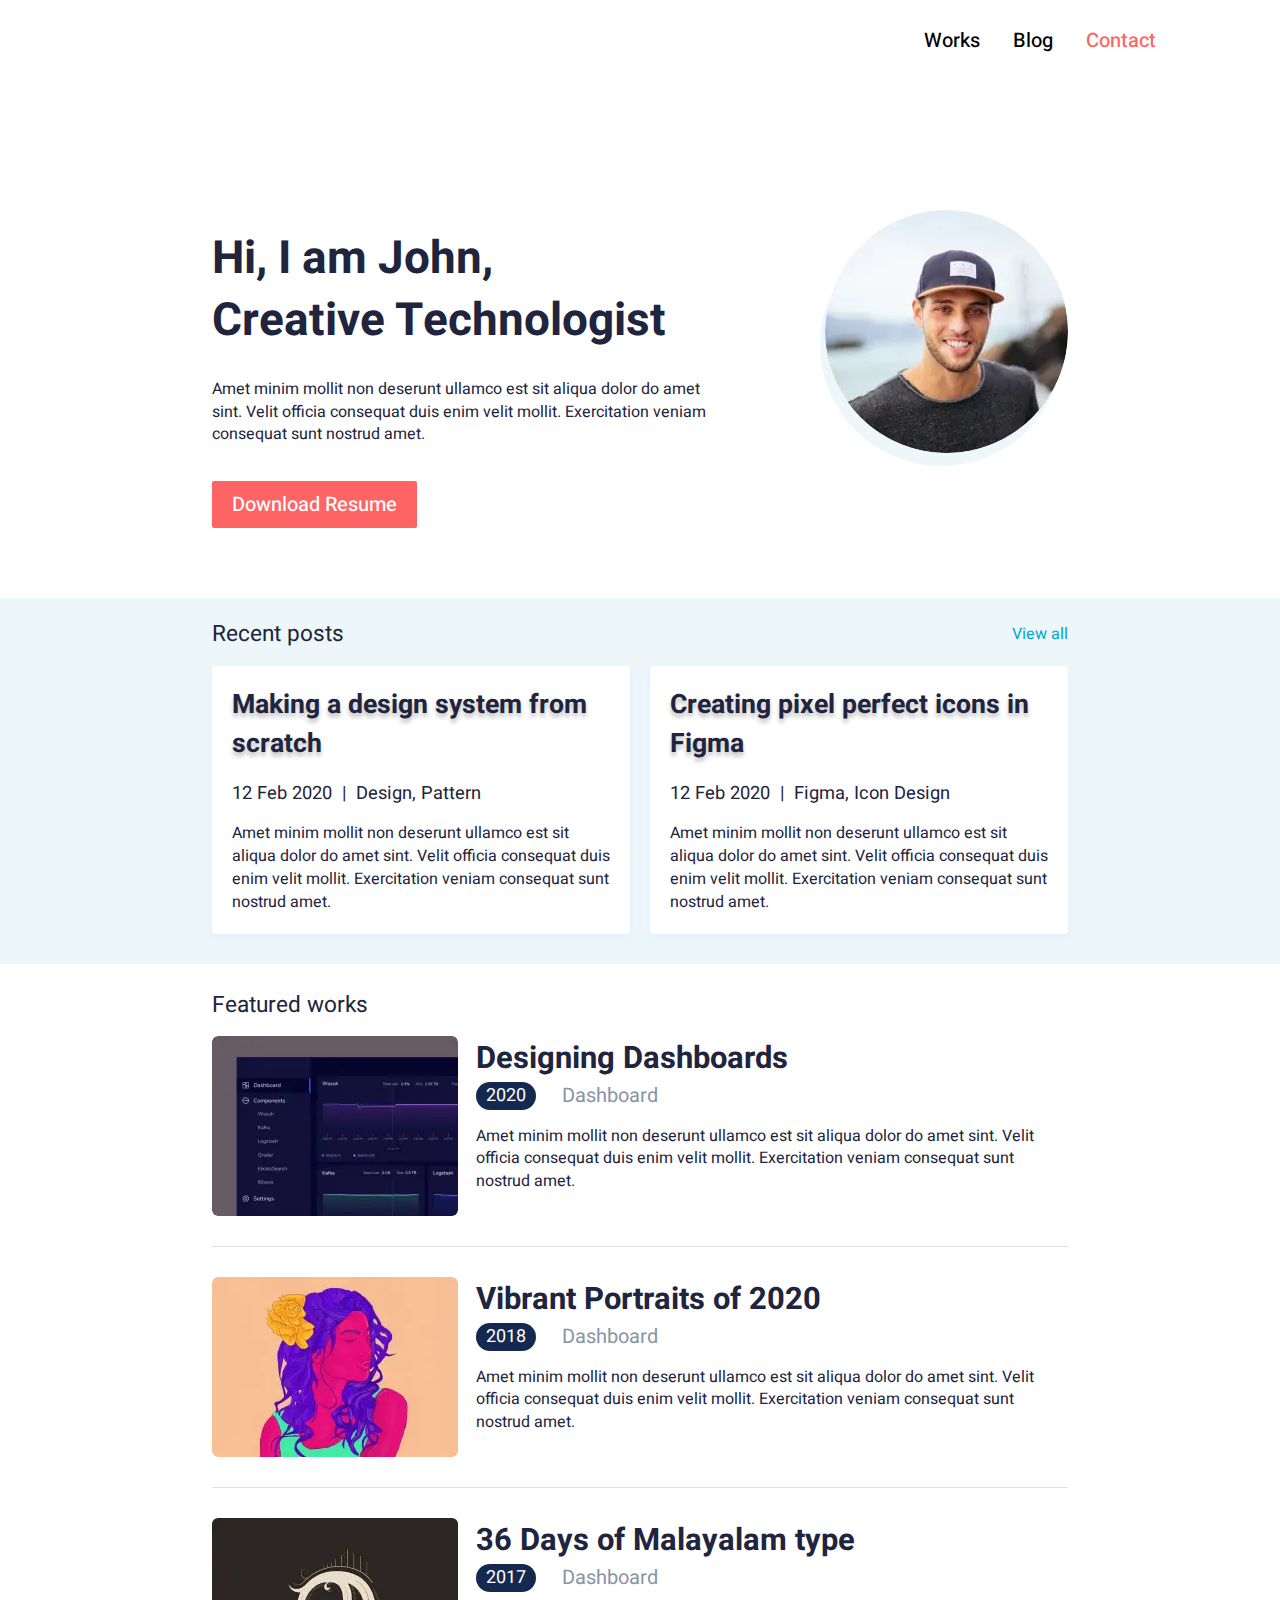
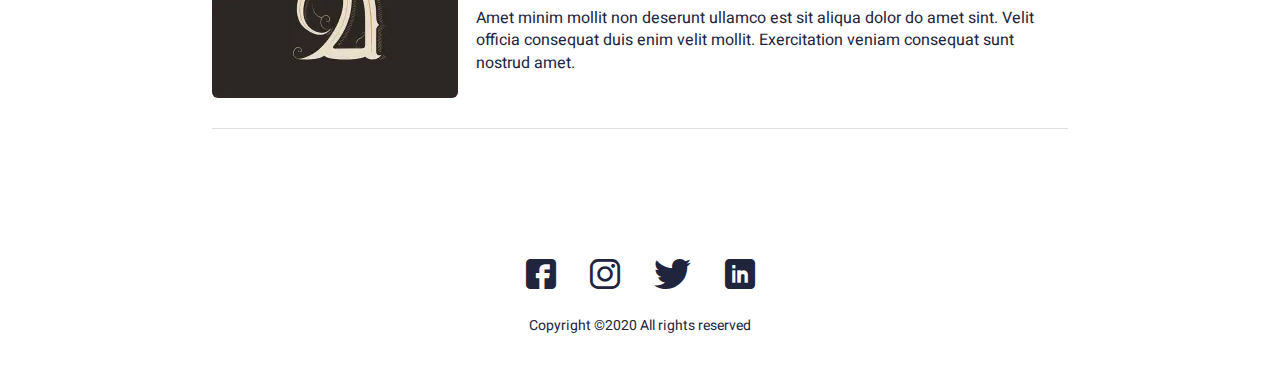
<file: index.html>
<!DOCTYPE html><html lang="ru"> <head>	<title>HomePage</title>	<meta charset="UTF-8">	<meta name="format-detection" content="telephone=no">	<link rel="stylesheet" href="css/style.min.css">	<link rel="shortcut icon" href="favicon.ico">	<!-- <meta name="robots" content="noindex, nofollow"> -->	<!-- <meta name="viewport" content="width=device-width, initial-scale=1.0, maximum-scale=1.0, user-scalable=0"> -->	<meta name="viewport" content="width=device-width, initial-scale=1.0"></head><body>	<div class="wrapper">		<header class="header">	<div class="header__content">		<div class="header__menu menu">			<div class="menu__icon icon-menu">				<span></span>				<span></span>				<span></span>			</div>			<nav class="menu__body">				<ul class="menu__list">					<li><a href="works.html" class="menu__link  ">Works</a></li>					<li><a href="blog.html" class="menu__link ">Blog</a></li>					<li><a href="index.html" class="menu__link  _active">Contact</a></li>				</ul>			</nav>		</div>	</div></header>		<main class="page">			<section class="hello">				<div class='hello__container _container'>					<div class="hello__content">						<h1 class="hello__title title">Hi, I am John,<br>							Creative Technologist</h1>						<div class="hello__text text">Amet minim mollit non deserunt ullamco est sit aliqua dolor do amet							sint.							Velit officia consequat duis enim velit							mollit. Exercitation veniam consequat sunt nostrud amet.						</div>						<a href="#" class="hello__btn">Download Resume</a>					</div>					<picture><source srcset="img/face.webp" type="image/webp"><img class="hello__avatar" src="img/face.jpg" alt="" /></picture>				</div>			</section>			<section class="recent-posts">				<div class='recent-posts__container _container'>					<div class="recent-posts__header">						<div class="recent-posts__title title-post">Recent posts</div>						<a href="" class="recent-posts__viewall">View all</a>					</div>					<div class="recent-posts__items">						<div class="recent-posts__column">							<article class="recent-posts__item recent-post">								<a href="" class="recent-post__title">Making a design system from scratch</a>								<div class="recent-post__info">12 Feb 2020<span>|</span>Design, Pattern</div>								<div class="recent-post__text text">Amet minim mollit non deserunt ullamco est sit aliqua dolor									do amet sint. Velit officia consequat duis enim velit									mollit. Exercitation veniam consequat sunt nostrud amet.</div>							</article>						</div>						<div class="recent-posts__column">							<article class="recent-posts__item recent-post">								<a href="" class="recent-post__title">Creating pixel perfect icons in Figma</a>								<div class="recent-post__info">12 Feb 2020<span>|</span>Figma, Icon Design</div>								<div class="recent-post__text text">Amet minim mollit non deserunt ullamco est sit aliqua dolor									do amet sint. Velit officia consequat duis enim velit									mollit. Exercitation veniam consequat sunt nostrud amet.</div>							</article>						</div>					</div>				</div>			</section>			<section class="featured-works">				<div class='featured-works__container _container'>					<div class="featured-works__title title-post">						Featured works					</div>					<div class="featured-works__items works">						<article class="works__item">							<a href="article.html" class="works__imge _ibg">								<picture><source srcset="img/works/img1.webp" type="image/webp"><img src="img/works/img1.jpg" alt="" /></picture>							</a>							<div class="works__body">								<a href="article.html" class="works__title">Designing Dashboards</a>								<div class="works__year"><span>2020</span>Dashboard</div>								<div class="works__text text">Amet minim mollit non deserunt ullamco est sit aliqua dolor do									amet sint. Velit officia consequat duis enim velit									mollit. Exercitation veniam consequat sunt nostrud amet.</div>							</div>						</article>						<article class="works__item">							<a href="article.html" class="works__imge _ibg">								<picture><source srcset="img/works/img2.webp" type="image/webp"><img src="img/works/img2.jpg" alt="" /></picture>							</a>							<div class="works__body">								<a href="article.html" class="works__title">Vibrant Portraits of 2020</a>								<div class="works__year"><span>2018</span>Dashboard</div>								<div class="works__text text">Amet minim mollit non deserunt ullamco est sit aliqua dolor do									amet sint. Velit officia consequat duis enim velit									mollit. Exercitation veniam consequat sunt nostrud amet.</div>							</div>						</article>						<article class="works__item">							<a href="article.html" class="works__imge _ibg">								<picture><source srcset="img/works/img3.webp" type="image/webp"><img src="img/works/img3.jpg" alt="" /></picture>							</a>							<div class="works__body">								<a href="article.html" class="works__title">36 Days of Malayalam type</a>								<div class="works__year"><span>2017</span>Dashboard</div>								<div class="works__text text">Amet minim mollit non deserunt ullamco est sit aliqua dolor do									amet sint. Velit officia consequat duis enim velit									mollit. Exercitation veniam consequat sunt nostrud amet.</div>							</div>						</article>					</div>				</div>			</section>		</main>		<footer class="footer">	<div class="footer__content _container">		<div class="footer__social social">			<a href="" class="social__item _icon-fb"></a>			<a href="" class="social__item _icon-insta"></a>			<a href="" class="social__item _icon-twitter"></a>			<a href="" class="social__item _icon-linkedin"></a>		</div>		<div class="footer__copy">Copyright ©2020 All rights reserved</div>	</div></footer>	</div>	<!-- <script src="https://code.jquery.com/jquery-3.3.1.min.js"></script> --><script src="js/vendors.min.js"></script><script src="js/app.min.js"></script></body></html>
</file>
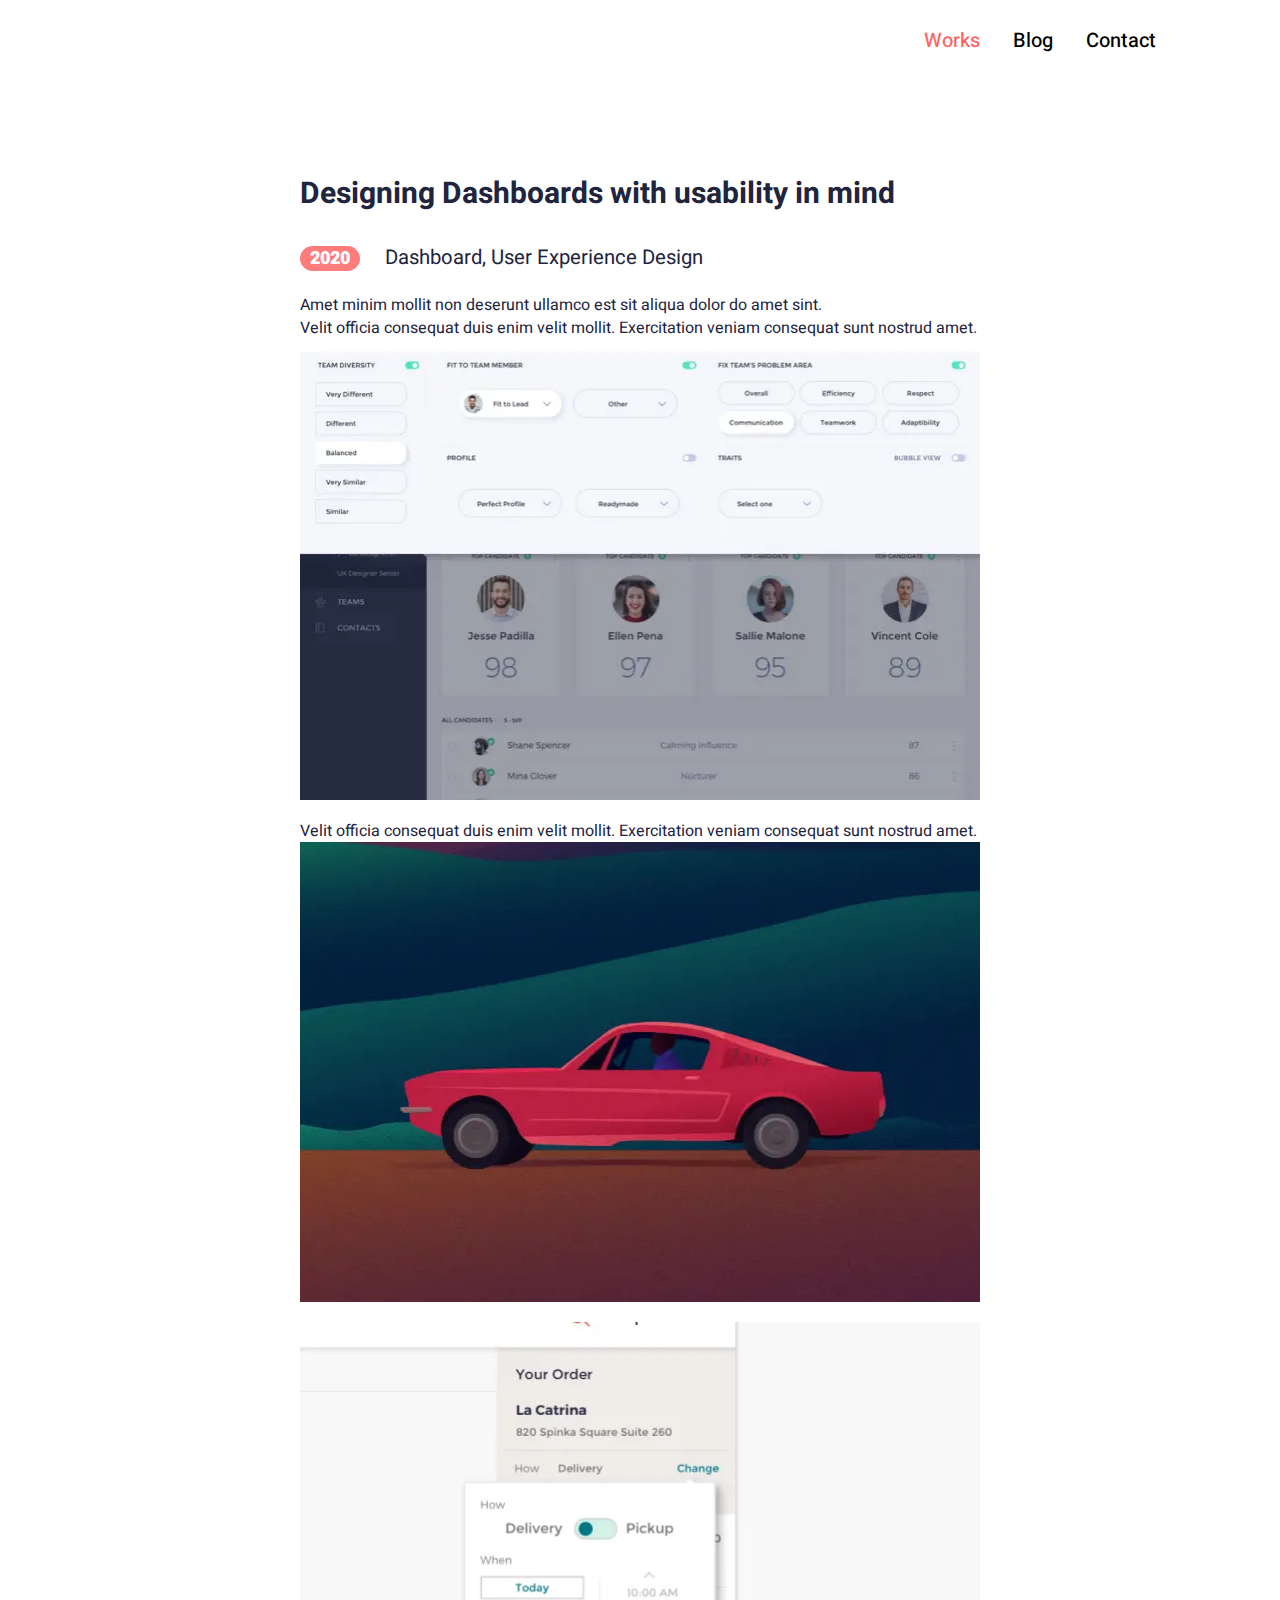
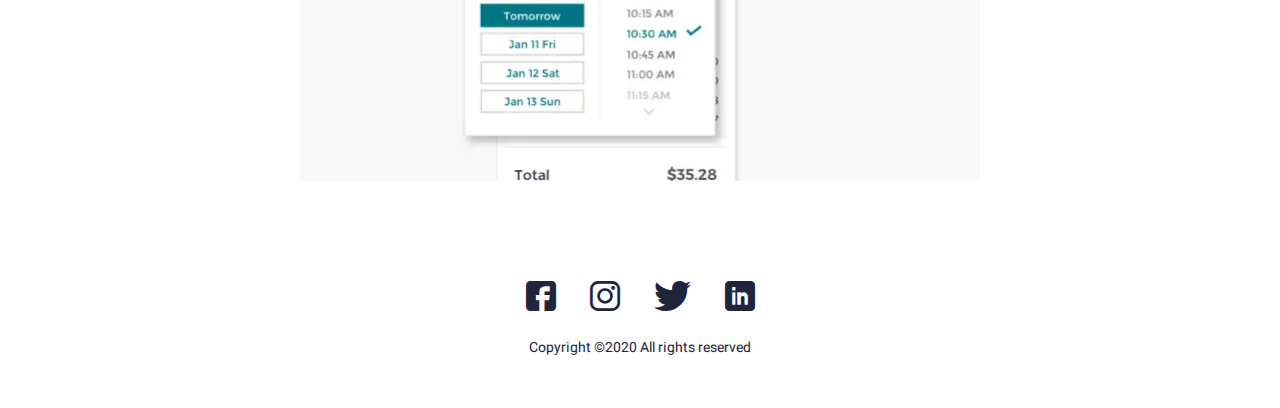
<file: article.html>
<!DOCTYPE html><html lang="ru"> <head>	<title>Article</title>	<meta charset="UTF-8">	<meta name="format-detection" content="telephone=no">	<link rel="stylesheet" href="css/style.min.css">	<link rel="shortcut icon" href="favicon.ico">	<!-- <meta name="robots" content="noindex, nofollow"> -->	<!-- <meta name="viewport" content="width=device-width, initial-scale=1.0, maximum-scale=1.0, user-scalable=0"> -->	<meta name="viewport" content="width=device-width, initial-scale=1.0"></head><body>	<div class="wrapper">		<header class="header">	<div class="header__content">		<div class="header__menu menu">			<div class="menu__icon icon-menu">				<span></span>				<span></span>				<span></span>			</div>			<nav class="menu__body">				<ul class="menu__list">					<li><a href="works.html" class="menu__link  _active">Works</a></li>					<li><a href="blog.html" class="menu__link ">Blog</a></li>					<li><a href="index.html" class="menu__link  ">Contact</a></li>				</ul>			</nav>		</div>	</div></header>		<main class="page">			<section class="article">				<h1 class="article__title">Designing Dashboards with usability in mind</h1>				<div class="article__info">					<div class="article__year">2020</div>					<div class="article__category">Dashboard, User Experience Design</div>				</div>				<div class="article__text text">Amet minim mollit non deserunt ullamco est sit aliqua dolor do amet sint.					<p>Velit officia consequat duis enim velit						mollit. Exercitation veniam consequat sunt nostrud amet.</p>					<picture><source srcset="img/article/img5.webp" type="image/webp"><img src="img/article/img5.jpg" alt="" /></picture>					<p>Velit officia consequat duis enim velit						mollit. Exercitation veniam consequat sunt nostrud amet.</p>						<picture><source srcset="img/article/img6.webp" type="image/webp"><img src="img/article/img6.jpg" alt="" /></picture>						<picture><source srcset="img/article/img7.webp" type="image/webp"><img src="img/article/img7.jpg" alt="" /></picture>				</div>			</section>		</main>		<footer class="footer">	<div class="footer__content _container">		<div class="footer__social social">			<a href="" class="social__item _icon-fb"></a>			<a href="" class="social__item _icon-insta"></a>			<a href="" class="social__item _icon-twitter"></a>			<a href="" class="social__item _icon-linkedin"></a>		</div>		<div class="footer__copy">Copyright ©2020 All rights reserved</div>	</div></footer>	</div>	<!-- <script src="https://code.jquery.com/jquery-3.3.1.min.js"></script> --><script src="js/vendors.min.js"></script><script src="js/app.min.js"></script></body></html>
</file>
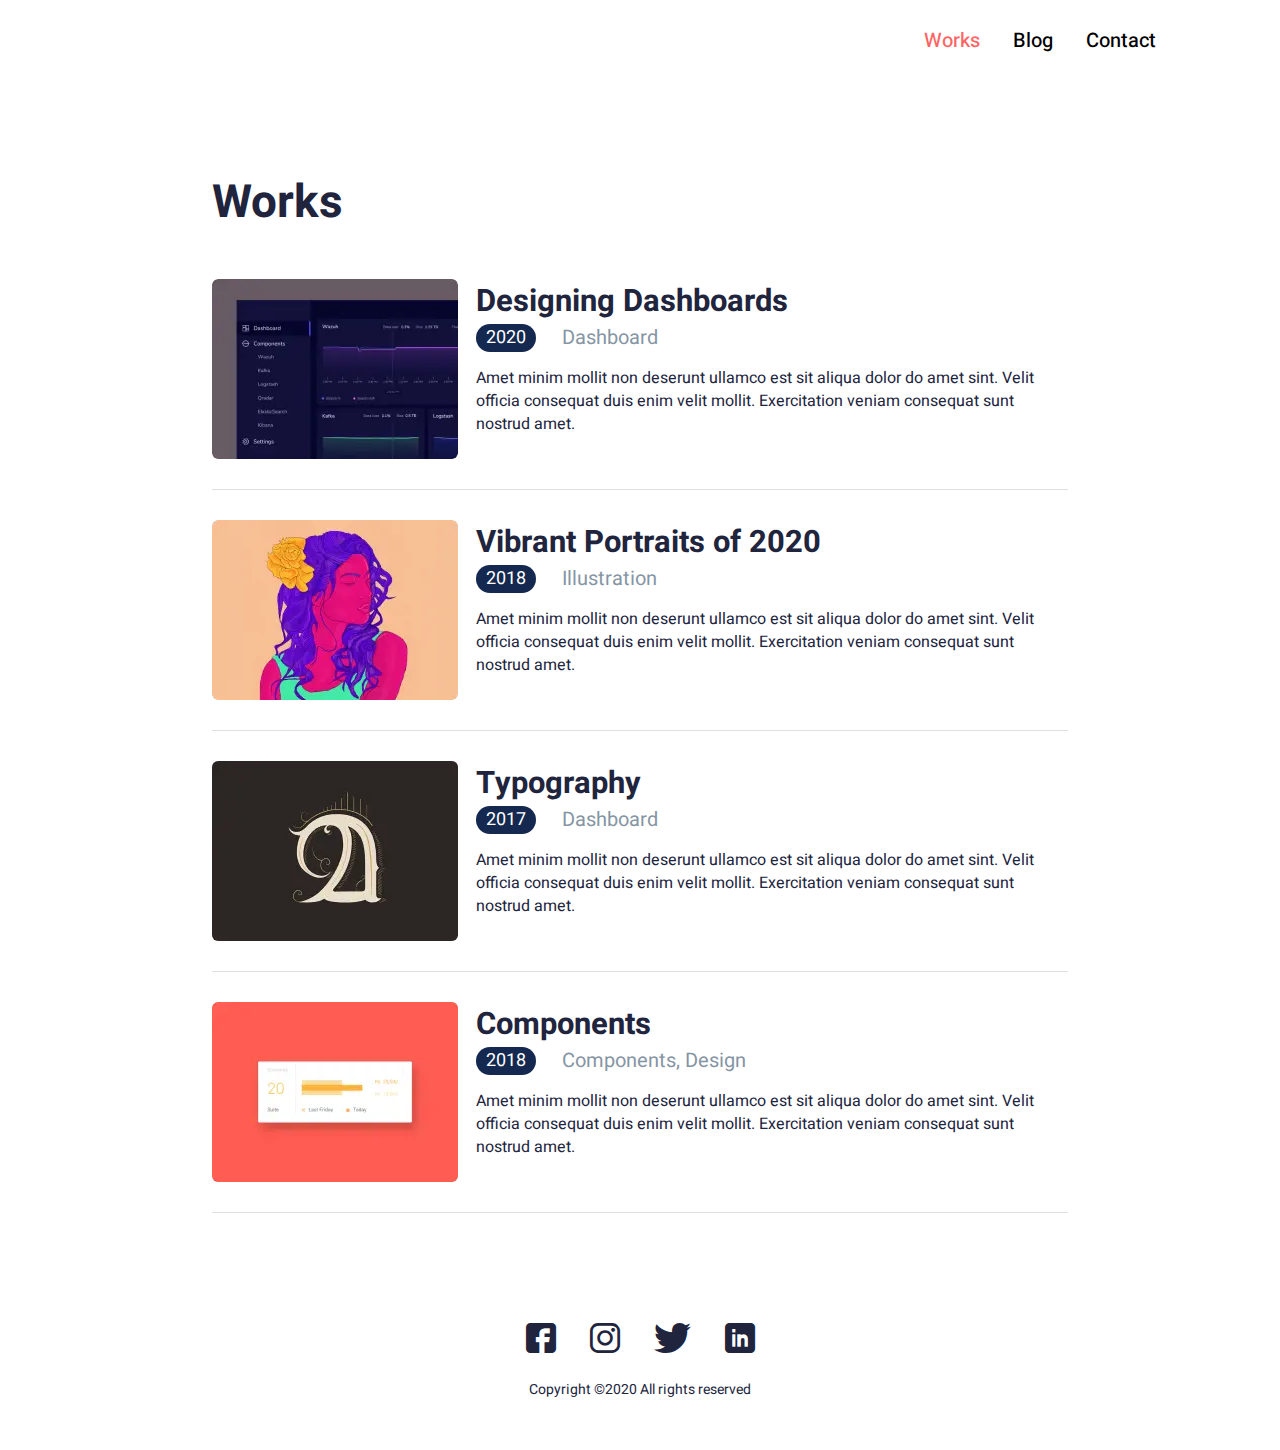
<file: works.html>
<!DOCTYPE html><html lang="ru"> <head>	<title>Works</title>	<meta charset="UTF-8">	<meta name="format-detection" content="telephone=no">	<link rel="stylesheet" href="css/style.min.css">	<link rel="shortcut icon" href="favicon.ico">	<!-- <meta name="robots" content="noindex, nofollow"> -->	<!-- <meta name="viewport" content="width=device-width, initial-scale=1.0, maximum-scale=1.0, user-scalable=0"> -->	<meta name="viewport" content="width=device-width, initial-scale=1.0"></head><body>	<div class="wrapper">		<header class="header">	<div class="header__content">		<div class="header__menu menu">			<div class="menu__icon icon-menu">				<span></span>				<span></span>				<span></span>			</div>			<nav class="menu__body">				<ul class="menu__list">					<li><a href="works.html" class="menu__link  _active">Works</a></li>					<li><a href="blog.html" class="menu__link ">Blog</a></li>					<li><a href="index.html" class="menu__link  ">Contact</a></li>				</ul>			</nav>		</div>	</div></header>		<main class="page">			<div class='works page__container _container'>				<h1 class="works__main-title title">Works</h1>				<div class="works__items">					<article class="works__item">						<a href="article.html" class="works__imge _ibg">							<picture><source srcset="img/works/img1.webp" type="image/webp"><img src="img/works/img1.jpg" alt="" /></picture>						</a>						<div class="works__body">							<a href="article.html" class="works__title">Designing Dashboards</a>							<div class="works__year"><span>2020</span>Dashboard</div>							<div class="works__text text">Amet minim mollit non deserunt ullamco est sit aliqua dolor do								amet sint. Velit officia consequat duis enim velit								mollit. Exercitation veniam consequat sunt nostrud amet.</div>						</div>					</article>					<article class="works__item">						<a href="article.html" class="works__imge _ibg">							<picture><source srcset="img/works/img2.webp" type="image/webp"><img src="img/works/img2.jpg" alt="" /></picture>						</a>						<div class="works__body">							<a href="article.html" class="works__title">Vibrant Portraits of 2020</a>							<div class="works__year"><span>2018</span>Illustration</div>							<div class="works__text text">Amet minim mollit non deserunt ullamco est sit aliqua dolor do								amet sint. Velit officia consequat duis enim velit								mollit. Exercitation veniam consequat sunt nostrud amet.</div>						</div>					</article>					<article class="works__item">						<a href="article.html" class="works__imge _ibg">							<picture><source srcset="img/works/img3.webp" type="image/webp"><img src="img/works/img3.jpg" alt="" /></picture>						</a>						<div class="works__body">							<a href="article.html" class="works__title">Typography</a>							<div class="works__year"><span>2017</span>Dashboard</div>							<div class="works__text text">Amet minim mollit non deserunt ullamco est sit aliqua dolor do								amet sint. Velit officia consequat duis enim velit								mollit. Exercitation veniam consequat sunt nostrud amet.</div>						</div>					</article>					<article class="works__item">						<a href="article.html" class="works__imge _ibg">							<picture><source srcset="img/works/img4.webp" type="image/webp"><img src="img/works/img4.jpg" alt="" /></picture>						</a>						<div class="works__body">							<a href="article.html" class="works__title">Components</a>							<div class="works__year"><span>2018</span>Components, Design</div>							<div class="works__text text">Amet minim mollit non deserunt ullamco est sit aliqua dolor do								amet sint. Velit officia consequat duis enim velit								mollit. Exercitation veniam consequat sunt nostrud amet.</div>						</div>					</article>				</div>			</div>	</div>	</main>	<footer class="footer">	<div class="footer__content _container">		<div class="footer__social social">			<a href="" class="social__item _icon-fb"></a>			<a href="" class="social__item _icon-insta"></a>			<a href="" class="social__item _icon-twitter"></a>			<a href="" class="social__item _icon-linkedin"></a>		</div>		<div class="footer__copy">Copyright ©2020 All rights reserved</div>	</div></footer>	</div>	<!-- <script src="https://code.jquery.com/jquery-3.3.1.min.js"></script> --><script src="js/vendors.min.js"></script><script src="js/app.min.js"></script></body></html>
</file>
<file: css/style.min.css>
@charset "UTF-8";@import url(https://fonts.googleapis.com/css?family=Heebo:regular,500,700,900&display=swap);@font-face{font-family:icons;font-display:swap;src:url(../fonts/icons.woff) format("woff"),url(../fonts/icons.woff2) format("woff2");font-weight:400;font-style:normal}@font-face{font-family:icons;font-display:swap;src:url(../fonts/icons.woff) format("woff"),url(../fonts/icons.woff2#icons) format("woff2");font-weight:400;font-style:normal;font-display:block}[class*=" _icon-"]:before,[class^="_icon-"]:before{font-family:icons;font-style:normal;font-weight:400;font-variant:normal;text-transform:none;line-height:1;-webkit-font-smoothing:antialiased;-moz-osx-font-smoothing:grayscale}[class*=" _icon-"]:before,[class^="_icon-"]:before{display:block}._icon-insta:before{content:"\e900"}._icon-linkedin:before{content:"\e901"}._icon-twitter:before{content:"\e902"}._icon-fb:before{content:"\e903"}*{padding:0;margin:0;border:0}*,:after,:before{-webkit-box-sizing:border-box;box-sizing:border-box}:active,:focus{outline:0}a:active,a:focus{outline:0}aside,footer,header,nav,section{display:block}body,html{height:100%;min-width:320px}body{line-height:1;font-family:Heebo;-ms-text-size-adjust:100%;-moz-text-size-adjust:100%;-webkit-text-size-adjust:100%}button,input,textarea{font-family:Heebo}input::-ms-clear{display:none}button{cursor:pointer}button::-moz-focus-inner{padding:0;border:0}a,a:visited{text-decoration:none}a:hover{text-decoration:none}ul li{list-style:none}img{vertical-align:top}h1,h2,h3,h4,h5,h6{font-weight:inherit;font-size:inherit}body{color:#21243d;font-size:14px}body._lock{overflow:hidden}.wrapper{width:100%;min-height:100%;overflow:hidden;display:-webkit-box;display:-ms-flexbox;display:flex;-webkit-box-orient:vertical;-webkit-box-direction:normal;-ms-flex-direction:column;flex-direction:column}._container{max-width:856px;margin:0 auto}.btn{display:-webkit-inline-box;display:-ms-inline-flexbox;display:inline-flex;padding:0 0}.btn._fw{width:100%}.select{position:relative}.select__item{position:relative}.select__title{color:#000;border:1px solid #d9d9d9;background-color:#fff;cursor:pointer;border-radius:4px}.select__value{display:-webkit-box;display:-ms-flexbox;display:flex;font-size:14px;height:30px;padding:0 15px;-webkit-box-align:center;-ms-flex-align:center;align-items:center;-webkit-box-pack:justify;-ms-flex-pack:justify;justify-content:space-between;-webkit-box-orient:horizontal;-webkit-box-direction:reverse;-ms-flex-direction:row-reverse;flex-direction:row-reverse}.select__value span{height:1em;overflow:hidden;display:-webkit-box;-webkit-line-clamp:1;-webkit-box-orient:vertical}.select__value:before{content:"";display:inline-block;-webkit-transition:all .3s ease 0s;-o-transition:all .3s ease 0s;transition:all .3s ease 0s;width:11px;height:7px;background:url(../img/icons/select.svg) center/100% no-repeat}.select__input{width:100%;background-color:transparent;height:100%}.select__options{color:#000;display:none;position:absolute;top:29px;border-radius:0 0 4px 4px;min-width:100%;left:0;background-color:#fff;border-top:0;border:1px solid #d9d9d9;border-top:0;font-size:14px;padding:10px 0 5px 0}.select__option{cursor:pointer;padding:5px 15px;margin:0}.select._active{z-index:5}.select._active .select__value:before{-webkit-transform:rotate(-180deg);-ms-transform:rotate(-180deg);transform:rotate(-180deg)}.select._active .select__options{display:block}input[type=email],input[type=tel],input[type=text],textarea{-webkit-appearance:none;-moz-appearance:none;appearance:none}.input{border-radius:0!important;width:100%;display:block;padding:0 20px}textarea.input{resize:none;padding:0 0}.checkbox{position:relative}.checkbox__input{position:absolute;width:0;height:0;opacity:0;visibility:hidden}.checkbox__input:checked+.checkbox__text:before{background:#fff url(../img/icons/check.svg) center no-repeat}.checkbox__text{display:-webkit-inline-box;display:-ms-inline-flexbox;display:inline-flex;-webkit-box-align:center;-ms-flex-align:center;align-items:center;position:relative;font-size:16px;color:#fff;letter-spacing:-.3px;line-height:calc(20 / 16);cursor:pointer}.checkbox__text:before{content:"";-ms-flex-item-align:start;align-self:flex-start;margin:0 14px 0 0;-webkit-box-flex:0;-ms-flex:0 0 20px;flex:0 0 20px;left:0;top:0;width:20px;height:18px;background:#fff;border:1px solid #a7a9ac}.checkbox a{color:#fff;text-decoration:underline}.checkbox._error .checkbox__text:before{border:1px solid #ee1212}.options{display:-webkit-box;display:-ms-flexbox;display:flex;-webkit-box-orient:vertical;-webkit-box-direction:normal;-ms-flex-direction:column;flex-direction:column;-webkit-box-align:start;-ms-flex-align:start;align-items:flex-start}.options__item{position:relative;cursor:pointer}.options__input{position:absolute;width:0;height:0;opacity:0;left:0;top:0;visibility:hidden}.options__input:checked+.options__text:after{-webkit-transform:scale(1);-ms-transform:scale(1);transform:scale(1)}.options__text{display:-webkit-inline-box;display:-ms-inline-flexbox;display:inline-flex;-webkit-box-align:center;-ms-flex-align:center;align-items:center;position:relative;font-size:16px;color:#fff;letter-spacing:-.3px;line-height:calc(20 / 16)}.options__text:before{content:"";-ms-flex-item-align:start;align-self:flex-start;margin:0 14px 0 0;-webkit-box-flex:0;-ms-flex:0 0 20px;flex:0 0 20px;left:0;top:0;border-radius:50%;width:20px;height:18px;background:#fff;border:1px solid #a7a9ac}.options__text:after{content:"";-webkit-transition:all .3s ease 0s;-o-transition:all .3s ease 0s;transition:all .3s ease 0s;-webkit-transform:scale(0);-ms-transform:scale(0);transform:scale(0);width:10px;height:10px;border-radius:50%;background-color:#77243a;position:absolute;left:5px;top:4px}.rating-block{display:table;font-size:0}.rating{display:inline-block;position:relative;vertical-align:middle}.rating.edit .star{cursor:pointer}.rating .star{width:17px;height:14px;display:inline-block;position:relative;z-index:3}.rating__line{position:absolute;width:85px;height:14px;top:0;left:0;background:url(../img/icons/bg_rating.svg) 0 0 no-repeat;z-index:1;background-size:85px 100%}.rating__activeline{position:absolute;width:0;height:14px;top:0;left:0;background:url(../img/icons/bg_rating_active.svg) 0 0 no-repeat;z-index:2;background-size:85px 100%}.rating__value{display:inline-block;color:#1b3139;font-size:14px;line-height:13px;vertical-align:middle}.quantity{width:88px;height:40px;display:-webkit-box;display:-ms-flexbox;display:flex;border:1px solid rgba(166,166,166,.45)}.quantity__button{-webkit-box-flex:0;-ms-flex:0 0 30px;flex:0 0 30px;position:relative;cursor:pointer}.quantity__button::after,.quantity__button::before{content:"";position:absolute;top:50%;left:50%;-webkit-transition:all .3s ease 0s;-o-transition:all .3s ease 0s;transition:all .3s ease 0s;margin:0 0 0 -4.5px;background-color:#a6a6a6;width:9px;height:1px}.quantity__button_plus::before{-webkit-transform:rotate(-90deg);-ms-transform:rotate(-90deg);transform:rotate(-90deg)}.quantity__input{-webkit-box-flex:1;-ms-flex:1 1 auto;flex:1 1 auto}.quantity__input input{height:100%;color:#a6a6a6;font-size:12px;width:100%;text-align:center}.title{font-weight:700;font-size:calc(32px + 12 * ((100vw - 320px)/ 832));line-height:136.36364%;color:#21243d}.article__text p,.text{font-size:16px;line-height:143.75%}.title-post{font-size:calc(18px + 4 * ((100vw - 320px)/ 832))}.row:after{display:block;content:"";clear:both}.rub:after{content:"₽"}ol.counter{list-style-type:none;counter-reset:item}ol.counter li{position:relative;padding:0 0 0 45px}ol.counter li:before{counter-increment:item;content:counter(item);position:absolute;left:0;top:0;color:#818181;font-size:14px;font-weight:700;text-align:center;line-height:26px;border-radius:50%;width:28px;height:28px;border:1px solid #4274bb}.ellipsis{display:block;overflow:hidden;width:100%;white-space:nowrap;-o-text-overflow:ellipsis;text-overflow:ellipsis}.es{overflow:hidden;white-space:nowrap;-o-text-overflow:ellipsis;text-overflow:ellipsis}.table{display:table;font-size:0;width:100%}.trow{display:table-row}.cell{display:table-cell}.cell.full{width:100%}._ibg{position:relative}._ibg img{position:absolute;width:100%;height:100%;top:0;left:0;-o-object-fit:cover;object-fit:cover}body.ie ._ibg{background-position:center;background-size:cover;background-repeat:no-repeat}body.ie ._ibg img{width:0;height:0;opacity:0;visibility:hidden}.video{position:relative;overflow:hidden;height:0;padding-bottom:56.25%}.video embed,.video iframe,.video object,.video video{position:absolute;top:0;left:0;width:100%;height:100%}.videobg embed,.videobg iframe,.videobg object,.videobg video{position:fixed;top:50%;left:50%;min-width:100%;min-height:100%;width:auto;height:auto;z-index:-100;-webkit-transform:translateX(-50%) translateY(-50%);-ms-transform:translateX(-50%) translateY(-50%);transform:translateX(-50%) translateY(-50%);background-size:cover}._more-content{-webkit-transition:all .3s ease 0s;-o-transition:all .3s ease 0s;transition:all .3s ease 0s;overflow:hidden}._more-link{cursor:pointer}._more-link span{font-style:normal}._more-link span:first-child{display:block}._more-link span:last-child{display:none}._more-link._active span{font-style:normal}._more-link._active span:first-child{display:none}._more-link._active span:last-child{display:block}#map{background:url(../img/icons/loading.gif) center/50px no-repeat}._swiper{overflow:hidden}._swiper .swiper-wrapper{width:100%;height:100%;-webkit-box-sizing:content-box;box-sizing:content-box;display:-webkit-box;display:-ms-flexbox;display:flex;position:relative}._swiper.swiper-container-vertical .swiper-wrapper{-webkit-box-orient:vertical;-webkit-box-direction:normal;-ms-flex-direction:column;flex-direction:column}._swiper.swiper-container-autoheight .swiper-wrapper{-webkit-box-align:start;-ms-flex-align:start;align-items:flex-start}.swiper-container-initialized .swiper-slide{-ms-flex-negative:0;flex-shrink:0}.swiper-container-android .swiper-slide,.swiper-container-android .swiper-wrapper{-webkit-transform:translate3d(0,0,0);transform:translate3d(0,0,0)}.swiper-button-lock{display:none!important}._tabs-block{display:none}._tabs-block._active{display:block}.mirror{-webkit-transform:scale(-1,1);-ms-transform:scale(-1,1);transform:scale(-1,1)}.nicescroll-rails{z-index:1000!important}._custom-scroll{position:fixed;right:0;top:0;width:3px;height:100%;z-index:1000}._custom-scroll__line{background-color:rgba(0,0,0,.5);border-radius:3px 0 0 3px;position:relative;left:0;top:0;width:100%}.header{position:relative;z-index:50}.header__content{max-width:1052px;padding:0 10px;margin:0 auto}.header__menu{padding:10px 0;height:82px;display:-webkit-box;display:-ms-flexbox;display:flex;-webkit-box-align:center;-ms-flex-align:center;align-items:center;-webkit-box-pack:end;-ms-flex-pack:end;justify-content:flex-end}.menu__list li{margin:0 0 30px 0}.menu__list li:last-child{margin:0}.menu__link{font-weight:500;font-size:20px;color:#000;-webkit-transition:color .3s ease 0s;-o-transition:color .3s ease 0s;transition:color .3s ease 0s}.menu__link._active{color:#ff6464}.icon-menu{display:none}.footer{text-align:center;padding:50px 0}.footer__social{margin:0 0 26px 0}.footer__copy{font-size:14px;line-height:21px}.hello{padding:38px 0 70px 0}.hello__container{display:-webkit-box;display:-ms-flexbox;display:flex}.hello__content{-webkit-box-align:start;-ms-flex-align:start;align-items:flex-start;padding:18px 110px 0 0;-webkit-box-flex:1;-ms-flex:1 1 auto;flex:1 1 auto}.hello__content :last-child{margin-bottom:0}.hello__title{margin:0 0 25px 0}.hello__text{margin:0 0 35px 0}.hello__btn{height:47px;display:-webkit-inline-box;display:-ms-inline-flexbox;display:inline-flex;padding:0 20px;-webkit-box-align:center;-ms-flex-align:center;align-items:center;-webkit-box-pack:center;-ms-flex-pack:center;justify-content:center;white-space:nowrap;font-weight:500;font-size:20px;line-height:145%;color:#fff;background-color:#ff6464;border-radius:2px;-webkit-transition:background-color .3s ease 0s;-o-transition:background-color .3s ease 0s;transition:background-color .3s ease 0s}.hello__avatar{height:243px;-webkit-box-flex:0;-ms-flex:0 0 243px;flex:0 0 243px;border-radius:50%;overflow:hidden;-webkit-box-shadow:-5px 13px 0 0 #edf7fa;box-shadow:-5px 13px 0 0 #edf7fa}.hello__avatar img{max-width:100%}.recent-posts{background-color:#edf7fa;padding:25px 0 13px 0}.recent-posts__header{display:-webkit-box;display:-ms-flexbox;display:flex;margin:0 0 20px 0}.recent-posts__title{-webkit-box-flex:1;-ms-flex:1 1 100%;flex:1 1 100%;padding:0 20px 0 0}.recent-posts__viewall{white-space:nowrap;font-size:16px;color:#00a8cc;line-height:143.75%;-webkit-transition:color .3s ease 0s;-o-transition:color .3s ease 0s;transition:color .3s ease 0s}.recent-posts__viewall:hover{color:#027892}.recent-posts__items{margin:0 -10px}.recent-posts__column{-webkit-box-flex:0;-ms-flex:0 1 500%;flex:0 1 500%;padding:0 10px;margin:0 0 17px 0}.recent-post{background-color:#fff;border-radius:4px;padding:20px 20px;height:100%;-webkit-box-shadow:0 4px 10px rgba(187,225,250,.25);box-shadow:0 4px 10px rgba(187,225,250,.25)}.recent-post :last-child{margin-bottom:0}.recent-post__title{display:inline-block;color:inherit;font-weight:700;font-size:calc(22px + 4 * ((100vw - 320px)/ 832));line-height:146.15385%;text-shadow:0 4px 4px rgba(0,0,0,.25);-webkit-transition:color .3s ease 0s;-o-transition:color .3s ease 0s;transition:color .3s ease 0s;margin:0 0 17px 0}.recent-post__info{font-size:calc(16px + 2 * ((100vw - 320px)/ 832));line-height:144.44444%;margin:0 0 15px 0}.recent-post__info span{margin:0 10px}.featured-works{padding:30px 0 80px 0}.featured-works__title{margin:0 0 20px 0}.works .works__items{padding:0 0 60px 0}.works__main-title{margin:0 0 45px 0}.works__item{border-bottom:1px solid #e0e0e0;padding:0 0 30px 0;margin:0 0 30px 0}.works__item:last-child{margin-bottom:0}.works__imge{display:block;-webkit-box-flex:0;-ms-flex:0 0 246px;flex:0 0 246px;border-radius:6px;min-height:180px;overflow:hidden}.works__body{-webkit-box-flex:1;-ms-flex:1 1 auto;flex:1 1 auto}.works__title{color:inherit;font-size:calc(24px + 6 * ((100vw - 320px)/ 832));font-weight:700;line-height:146.66667%;margin:0 0 15px 0;-webkit-transition:color .3s ease 0s;-o-transition:color .3s ease 0s;transition:color .3s ease 0s}.works__year{display:-webkit-box;display:-ms-flexbox;display:flex;-webkit-box-align:center;-ms-flex-align:center;align-items:center;color:#8695a4;font-size:20px;margin:0 0 15px 0}.works__year span{font-size:18px;color:#fff;background-color:#fff;background-color:#142850;border-radius:16px;padding:5px 10px;margin:0 26px 0 0}.blog{padding-bottom:50px}.blog__title{margin:0 0 55px 0}.blog__item{border-bottom:1px solid #e0e0e0;padding:0 0 30px 0;margin:0 0 30px 0}.blog__item:last-child{margin:0}.blog__subtitle{color:inherit;font-weight:500;font-size:calc(26px + 4 * ((100vw - 320px)/ 832));line-height:146.66667%;margin:0 0 10px 0;-webkit-transition:color .3s ease 0s;-o-transition:color .3s ease 0s;transition:color .3s ease 0s}.blog__info{font-size:20px;font-size:calc(16px + 13 * ((100vw - 320px)/ 832));margin:0 0 10px 0}.blog__year{margin:0 20px 0 0}.blog__category{color:#8695a4;margin:0 0 0 20px}.article{max-width:700px;padding:0 10px 30px 10px;margin:0 auto}.article__title{font-size:calc(30px + 0 * ((100vw - 320px)/ 832));line-height:147.05882%;font-weight:700;margin:0 0 30px 0}.article__info{display:-webkit-box;display:-ms-flexbox;display:flex;margin:0 0 23px 0}.article__year{display:-webkit-box;display:-ms-flexbox;display:flex;-webkit-box-pack:center;-ms-flex-pack:center;justify-content:center;-webkit-box-align:center;-ms-flex-align:center;align-items:center;font-weight:900;font-size:18px;color:#fff;background:#ff7c7c;border-radius:16px;height:25px;padding:0 10px}.article__category{font-size:calc(18px + 2 * ((100vw - 320px)/ 832));line-height:125%;margin:0 0 0 25px}.article__text img{max-width:100%;margin:0 0 20px 0}.page{padding:90px 0 0 0;-webkit-box-flex:1;-ms-flex:1 1 auto;flex:1 1 auto}.social{display:-webkit-box;display:-ms-flexbox;display:flex;-webkit-box-pack:center;-ms-flex-pack:center;justify-content:center;-webkit-box-align:center;-ms-flex-align:center;align-items:center}.social__item{margin:0 17px;font-size:30px;color:inherit;-webkit-transition:color .3s ease 0s;-o-transition:color .3s ease 0s;transition:color .3s ease 0s}@media (min-width:767.98px){.menu__list{display:-webkit-box;display:-ms-flexbox;display:flex}.menu__list li{margin:0 33px 0 0}.recent-posts__items{display:-webkit-box;display:-ms-flexbox;display:flex}.works__item{display:-webkit-box;display:-ms-flexbox;display:flex;-webkit-box-align:start;-ms-flex-align:start;align-items:flex-start}.works__body{padding:0 0 0 18px}}@media (min-width:991.98px){.quantity__button:hover::after,.quantity__button:hover::before{background-color:rgba(0,0,0,.5)}.recent-post__title:hover{color:#ff6464}.works__title:hover{color:#ff6464}.blog__subtitle:hover{color:#ff6464}.social__item:hover{color:#ff6464}}@media (min-width:992px){.select__option:hover{background:#d9d9d9}.checkbox a:hover{text-decoration:none}}@media (max-width:991.98px){._container{max-width:none;padding:0 10px}.select__title{font-size:18px}.select__options{font-size:18px}.menu__link:hover{color:#ff6464}}@media (max-width:868px){._container{max-width:750px}.hello{padding:0 0 70px 0}.hello__content{padding:18px 50px 0 0}.page{padding:30px 0 0 0}}@media (max-width:767.98px){.title-post{text-align:center}.header__menu{height:50px;text-align:center}.menu__body{position:fixed;width:100%;height:100%;top:0;left:0;overflow:auto;padding:70px 10px 30px 10px;-webkit-transition:-webkit-transform .8s ease 0s;transition:-webkit-transform .8s ease 0s;-o-transition:transform .8s ease 0s;transition:transform .8s ease 0s;transition:transform .8s ease 0s,-webkit-transform .8s ease 0s;-webkit-transform:translate(0,-100%);-ms-transform:translate(0,-100%);transform:translate(0,-100%);background-color:rgba(255,255,255,.8)}.menu__body._active{-webkit-transform:translate(0,0);-ms-transform:translate(0,0);transform:translate(0,0)}.menu__link{font-size:40px}.icon-menu{display:block;position:relative;width:30px;height:18px;cursor:pointer;z-index:5}.icon-menu span{-webkit-transition:all .3s ease 0s;-o-transition:all .3s ease 0s;transition:all .3s ease 0s;top:calc(50% - 1px);left:0;position:absolute;width:100%;height:2px;background-color:#000}.icon-menu span:first-child{top:0}.icon-menu span:last-child{top:auto;bottom:0}.icon-menu._active span{-webkit-transform:scale(0);-ms-transform:scale(0);transform:scale(0)}.icon-menu._active span:first-child{-webkit-transform:rotate(-45deg);-ms-transform:rotate(-45deg);transform:rotate(-45deg);top:calc(50% - 1px)}.icon-menu._active span:last-child{-webkit-transform:rotate(45deg);-ms-transform:rotate(45deg);transform:rotate(45deg);bottom:calc(50% - 1px)}.footer{padding:30px 0}.hello{padding:0 0 60px 0}.hello__container{text-align:center;-webkit-box-orient:vertical;-webkit-box-direction:reverse;-ms-flex-direction:column-reverse;flex-direction:column-reverse}.hello__content{padding:0}.hello__title{margin:0 0 20px 0}.hello__text{margin:0 0 25px 0;padding:0 15px}.hello__btn:hover{background-color:#bb4949}.hello__avatar{height:170px;-webkit-box-flex:0;-ms-flex:0 0 170px;flex:0 0 170px;margin:0 0 40px 0}.recent-posts{padding:25px 0 23px 0}.recent-posts__viewall{display:none}.recent-post{padding:15px}.recent-post__title{margin:0 0 10px 0}.recent-post__info{margin:0 0 10px 0}.featured-works{padding:30px 0 30px 0}.featured-works__items{display:-webkit-box;display:-ms-flexbox;display:flex;overflow:auto}.featured-works__items .works__item{-webkit-box-flex:0;-ms-flex:0 0 90%;flex:0 0 90%;margin:0 15px 0 0}.works .works__items{padding:0 0 30px 0}.works__main-title{margin:0 0 20px 0}.works__imge{padding:0 0 60% 0;margin:0 0 17px 0}.blog{padding-bottom:30px}.blog__title{margin:0 0 20px 0}.blog__item{margin:0 0 25px 0;padding:0 0 25px 0}}
</file>
